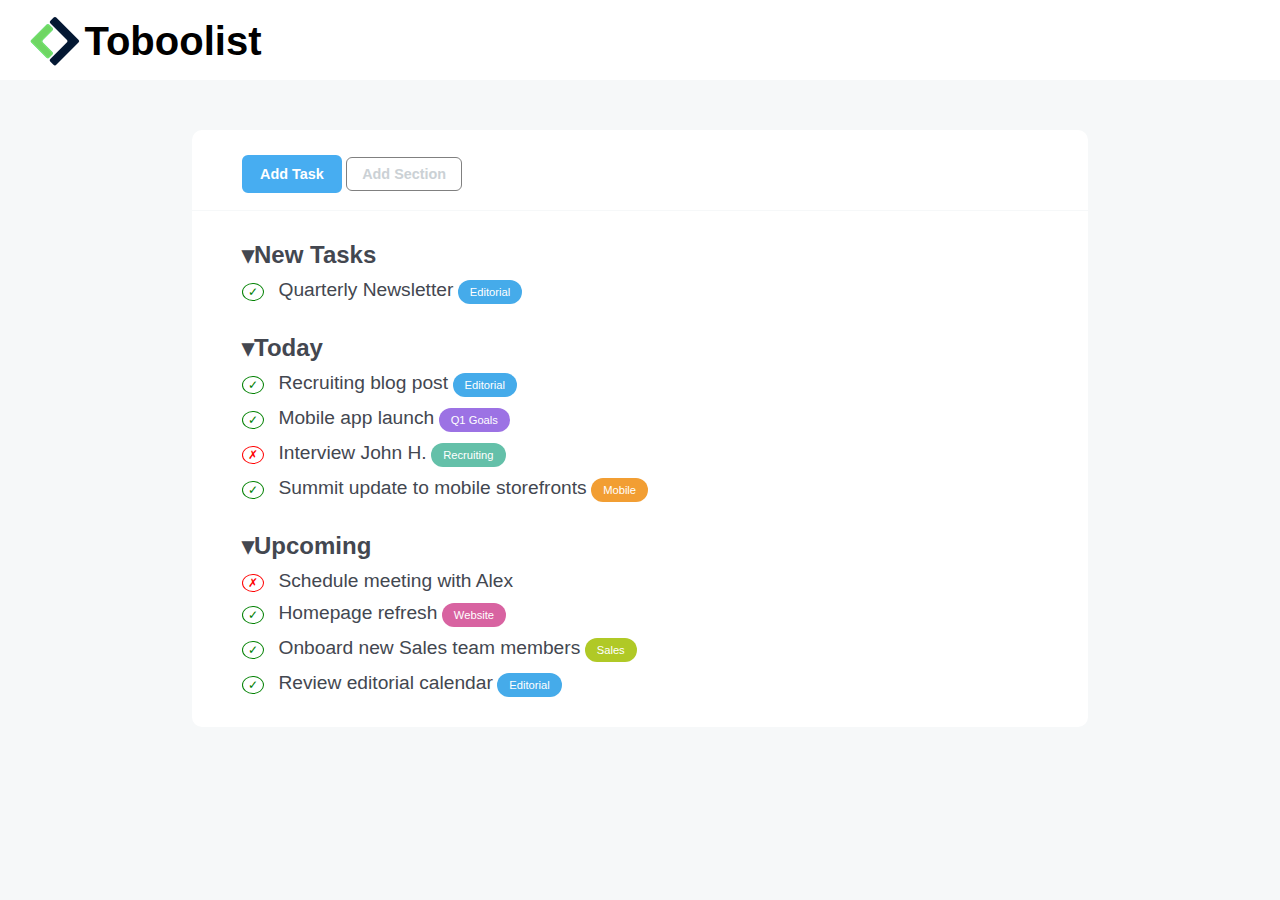
<file: index.html>
<!DOCTYPE html>
<html lang="en">
<head>
  <meta charset="UTF-8">
  <meta name="viewport" content="width=device-width, initial-scale=1.0">
  <link rel="stylesheet" href="assets/css/style.css">
  <title>Toboolist</title>
</head>
<body>

  <header>
    <div class="top">
      <img src="assets/img/Logo.png" alt="Logo header">
      <span>Toboolist</span>
    </div>
  </header>

  <div class="container">
    <main>
      <!-- BOTTONI -->
      <div class="todo-create">
        <form> <!-- FORM IS JUST TO GET BUTTONS WORK -->
          <div class="bottoni">
            <button class="btn" id="add-task">Add Task</button>
            <button class="btn" id="add-section">Add Section</button>
          </div>
        </form>  
      </div>
      <!-- /BOTTONI -->
      

      <!-- SEZIONI E TASKS -->
      <div class="todo-list-container">
        
        <div class="todo-list">
          <!-- NEW TASKS -->
          <ul>
            <h2 class="section">New Tasks</h2>
            <li>
              <div class="check">&check;</div>
              
              <span class="task">Quarterly Newsletter</span>
              
              <div class="label editorial">Editorial</div>
            </li>
            
          </ul>
          <!-- /NEW TASKS -->
          
          <!-- TODAY TASKS -->
          <ul>
            <h2 class="section">Today</h2>
            
            <li>
              <div class="check">&check;</div>
              
              <span class="task">Recruiting blog post</span>
              
              <div class="label editorial">Editorial</div>
            </li>
            
            <li>
              <div class="check">&check;</div>
              
              <span class="task">Mobile app launch</span>
              
              <div class="label q1-goals">Q1 Goals</div>
            </li>
            
            <li>
              <div class="uncheck">&cross;</div>
              
              <span class="task">Interview John H.</span>
              
              <div class="label recruiting">Recruiting</div>
            </li>
            
            <li>
              <div class="check">&check;</div>
              
              <span class="task">Summit update to mobile storefronts</span>
              
              <div class="label mobile">Mobile</div>
            </li>
            
          </ul>
          <!-- /TODAY TASKS -->

          <!-- UPCOMING TASKS -->
          <ul>
            <h2 class="section">Upcoming</h2>
            
            <li>
              <div class="uncheck">&cross;</div>
              
              <span class="task">Schedule meeting with Alex</span>
            </li>
            
            <li>
              <div class="check">&check;</div>
              
              <span class="task">Homepage refresh</span>
              
              <div class="label website">Website</div>
            </li>
            
            <li>
              <div class="check">&check;</div>
              
              <span class="task">Onboard new Sales team members</span>
              
              <div class="label sales">Sales</div>
            </li>
            
            
            <li>
              <div class="check">&check;</div>
              
              <span class="task">Review editorial calendar</span>
              
              <div class="label editorial">Editorial</div>
            </li>
            
          </ul>
          <!-- /UPCOMING TASKS -->
        </div>
      </div>
      <!-- /SEZIONI E TASKS -->
      
    </main>
  </div>
  
<!--   il footer non c'è
  <footer></footer>
-->
</body>
</html>
</file>
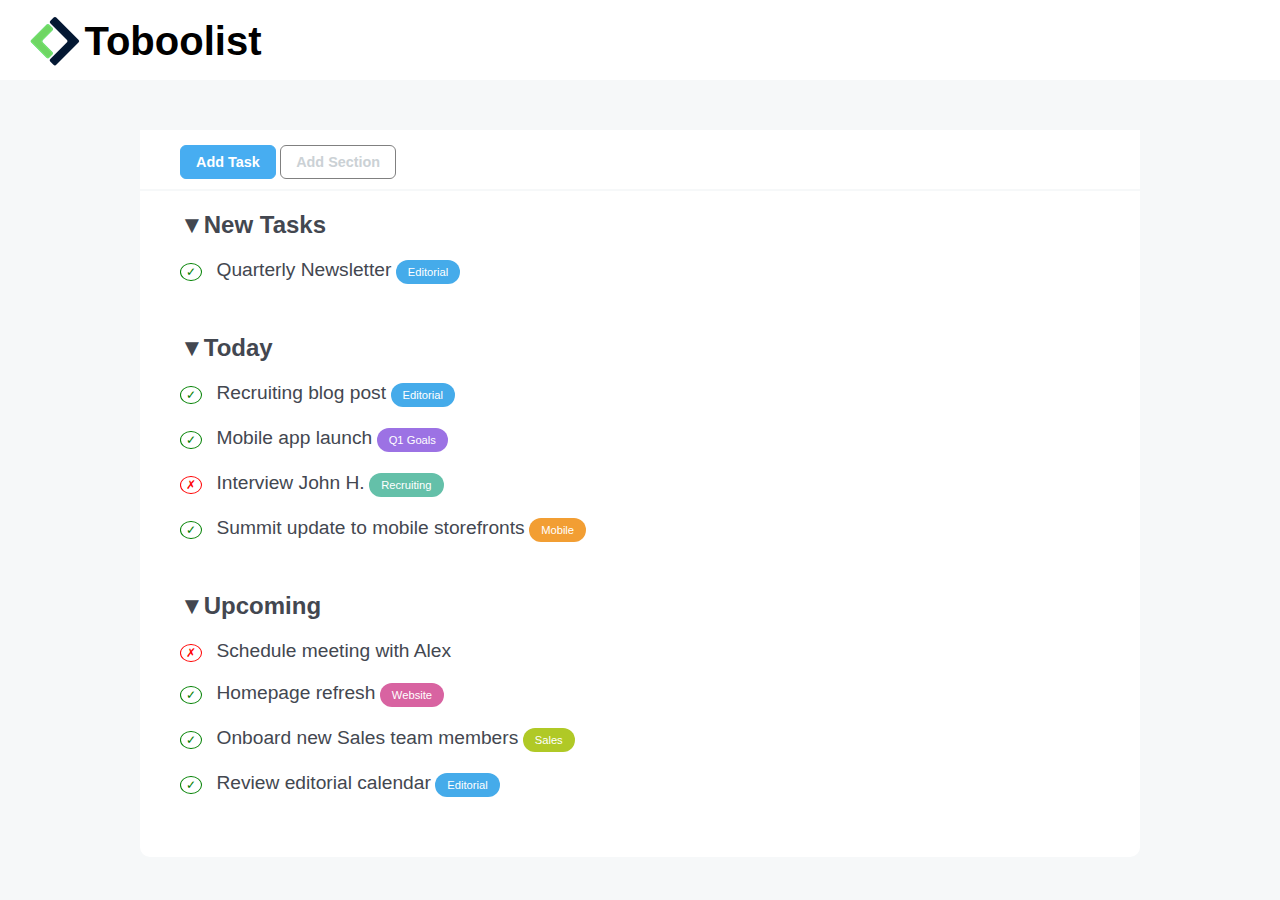
<file: index-rev.html>
<!DOCTYPE html>
<html lang="en">
<head>
  <meta charset="UTF-8">
  <meta name="viewport" content="width=device-width, initial-scale=1.0">
  <link rel="stylesheet" href="assets/css/style-rev.css">
  <title>Toboolist</title>
</head>
<body>

  <header>
    <div class="top">
      <img src="assets/img/Logo.png" alt="Logo header">
      <span>Toboolist</span>
    </div>
  </header>

  <div class="container">
    <main>      
        
      <!-- SEZIONI E TASKS -->
            
      <div class="todo-list">
        <form> <!-- FORM IS JUST TO GET BUTTONS WORK -->
          <div class="bottoni">
            <button class="btn" id="add-task">Add Task</button>
            <button class="btn" id="add-section">Add Section</button>
          </div>
        </form>  
      
        <!-- TODO LIST -->
        <div class="ul-container">

          <ul>
            
            <!-- NEW TASKS -->
            <li>
              <h2 class="section">New Tasks</h2>
              
              <ul>
                <li>
                  <span class="check">&check;</span>
                  
                  <span class="task">Quarterly Newsletter</span>
                  
                  <span class="label editorial">Editorial</span>
                </li>
              </ul>
            </li>
            <!-- /NEW TASKS -->
            
            <!-- TODAY -->
            <li>
              <h2 class="section">Today</h2>
              
              <ul>
                <li>                
                  <span class="check">&check;</span>
                  
                  <span class="task">Recruiting blog post</span>
                  
                  <span class="label editorial">Editorial</span>
                </li>
                
                <li>
                  <span class="check">&check;</span>
                  
                  <span class="task">Mobile app launch</span>
                  
                  <span class="label q1-goals">Q1 Goals</span>
                </li>
                
                <li>
                  <span class="uncheck">&cross;</span>
                  
                  <span class="task">Interview John H.</span>
                  
                  <span class="label recruiting">Recruiting</span>
                </li>
                
                <li>
                  <span class="check">&check;</span>
                  
                  <span class="task">Summit update to mobile storefronts</span>
                  
                  <span class="label mobile">Mobile</span>
                </li>
              </ul>
            </li>
            <!-- /TODAY -->
            
            
            <!-- UPCOMING -->
            <li>
              <h2 class="section">Upcoming</h2>
              <ul>
                
                <li>
                  <span class="uncheck">&cross;</span>
                  
                  <span class="task">Schedule meeting with Alex</span>
                </li>
                
                <li>
                  <span class="check">&check;</span>
                  
                  <span class="task">Homepage refresh</span>
                  
                  <span class="label website">Website</span>
                </li>
                
                <li>
                  <span class="check">&check;</span>
                  
                  <span class="task">Onboard new Sales team members</span>
                  
                  <span class="label sales">Sales</span>
                </li>
                
                <li>
                  <span class="check">&check;</span>
                  
                  <span class="task">Review editorial calendar</span>
                  
                  <span class="label editorial">Editorial</span>
                </li>
                
              </ul>
              
            </li>
            <!-- /UPCOMING -->
            
          </ul>
          <!-- /TODO LIST -->
        </div>

      </div>
  
      </main>
    </div>
    
    <!--   il footer non c'è
      <footer></footer>
    -->
  </body>
  </html>
</file>
<file: assets/css/style.css>
/* BUONGIORNO RESET */
*{
  margin: 0;
  padding: 0;
  box-sizing: border-box;
}
/* /BUONGIORNO RESET */

body{
  background-color: #F6F8F9;
}


header, main{
  font-family: Arial, Helvetica, sans-serif;
}

header{
  background-color: white;
  margin-bottom: 50px;
  height: 80px;
}

header .top img{
  margin: 16px 0;  
  vertical-align: middle;
  padding-left: 30px;
}

header .top span{
  font-size: 2.5rem;
  font-weight: 600;
  vertical-align: middle;
}

.container{
  width: 70%;
  margin: 0 auto;
}

.new-task{
  display: inline-block;
}

/* MAIN */

.todo-create, .todo-list{
  padding-left: 50px;
  background-color: white;
}

.todo-create{
  height: 80px;
  margin-bottom: 1px;
  border-top-left-radius: 10px;
  border-top-right-radius: 10px;
  padding-top: 5px;
}

.todo-list{
  /* height: 670px; */
  margin-bottom: 20px;
  border-bottom-left-radius: 10px;
  border-bottom-right-radius: 10px;
  padding-top: 30px;
  color: #434750;
}


/* BOTTONI */

/* CONTENITORE BOTTONI */
.todo-create .bottoni{
  margin-top: 20px;
}

/* BOTTONE VERO E PROPRIO */
.todo-create .btn{
  padding: 8px 15px;
  /* border: hidden; */
  border-radius: 6px;
  font-weight: 700;
  font-size: 0.9em;
  cursor: pointer;
}


.todo-create .bottoni #add-task{
  color: white;
  background-color: #47ADF1;
  border: 3px solid #47ADF1;
}

.todo-create .bottoni #add-section{
  color: #CBD1D5;
  background-color: #FFFFFF;
  border: 1px solid gray;
}


/* TODO LIST */

.todo-list .section{
  font-weight: 700;
  font-size: 1.5rem;
}

.todo-list ul{
  list-style: none;
  padding-bottom: 30px;
}

.todo-list li{
  padding-top: 10px;
  /* list-style: symbols(cyclic '\2713') */
  /* list-style-image: url(../img/check-ico.png); */
}

.todo-list .task{
  padding-left: 10px;
  font-size: 1.2rem;
  font-weight: 500;
}

/* simbolo check */
.check{
  display: inline-block;
  color: green;
  font-size: 12px;
  /* height: 10px; */
  border: 1px solid green;
  padding: 1px 5px;
  border-radius: 50%;
}

.uncheck{
  display: inline-block;
  color: red;
  font-size: 12px;
  /* height: 10px; */
  border: 1px solid red;
  padding: 1px 5px;
  border-radius: 50%;
}


.todo-list ul .label{
  color: white;
  font-size: 0.7rem;
  display: inline-block;
  padding: 6px 12px;
  border-radius: 12px;
}

.editorial{
  background-color: #45ABEA;
}

.q1-goals{
  background-color: #9C72E4;
}

.recruiting{
  background-color: #64C0A9;
}

.mobile{
  background-color: #F29E33;
}

.website{
  background-color: #D863A1;
}

.sales{
  background-color: #B0C926;
}

.section::before{
  content: "▾";
}
</file>
<file: assets/css/style-rev.css>
/* BUONGIORNO RESET */
*{
  margin: 0;
  padding: 0;
  box-sizing: border-box;
}
/* /BUONGIORNO RESET */

body{
  background-color: #F6F8F9;
}


header, main{
  font-family: Arial, Helvetica, sans-serif;
}

header{
  background-color: white;
  margin-bottom: 50px;
  height: 80px;
}

header .top img{
  margin: 16px 0;  
  vertical-align: middle;
  padding-left: 30px;
  height: 100%;
}

header .top span{
  font-size: 2.5rem;
  font-weight: 600;
  vertical-align: middle;
}

.container{
  width: 80%;
  margin: 0 auto;
  max-width: 1000px;
  min-width: 500px;
}

.new-task{
  display: inline-block;
}

/* MAIN */

.todo-create, .todo-list{
  /* padding-left: 50px; */
  background-color: white;
}

.todo-create{
  height: 80px;
  margin-bottom: 1px;
  border-top-left-radius: 10px;
  border-top-right-radius: 10px;
  padding-top: 5px;
}

.todo-list{
  /* height: 670px; */
  margin-bottom: 20px;
  border-bottom-left-radius: 10px;
  border-bottom-right-radius: 10px;
  padding-top: 15px;
  color: #434750;
}


/* BOTTONI */

/* CONTENITORE BOTTONI */
.bottoni{
  /* margin-top: 20px; */
  border-bottom: 2px solid #F6F8F9;
  padding-bottom: 10px;
  padding-left: 40px;
}

/* BOTTONE VERO E PROPRIO */
.btn{
  padding: 8px 15px;
  /* border: hidden; */
  border-radius: 6px;
  font-weight: 700;
  font-size: 0.9em;
  cursor: pointer;
}


.bottoni #add-task{
  color: white;
  background-color: #47ADF1;
  border: 1px solid #47ADF1;
}

.bottoni #add-section{
  color: #CBD1D5;
  background-color: #FFFFFF;
  border: 1px solid gray;
}


/* TODO LIST */

.todo-list .section{
  font-weight: 700;
  font-size: 1.5rem;
}

.ul-container{
  padding-left: 40px;
}

.todo-list ul{
  list-style: none;
  /* padding-left: 40px; */
  margin-top: 20px;
  padding-bottom: 10px;
}

.todo-list li{
  margin: 20px 0;
  /* list-style: symbols(cyclic '\2713') */
  /* list-style-image: url(../img/check-ico.png); */
}

.todo-list .task{
  padding-left: 10px;
  font-size: 1.2rem;
  font-weight: 500;
}

/* simbolo check */
.check{
  display: inline-block;
  color: green;
  font-size: 12px;
  /* height: 10px; */
  border: 1px solid green;
  padding: 1px 5px;
  border-radius: 50%;
}

.uncheck{
  display: inline-block;
  color: red;
  font-size: 12px;
  /* height: 10px; */
  border: 1px solid red;
  padding: 1px 5px;
  border-radius: 50%;
}


.todo-list ul .label{
  color: white;
  font-size: 0.7rem;
  display: inline-block;
  padding: 6px 12px;
  border-radius: 12px;
}

.editorial{
  background-color: #45ABEA;
}

.q1-goals{
  background-color: #9C72E4;
}

.recruiting{
  background-color: #64C0A9;
}

.mobile{
  background-color: #F29E33;
}

.website{
  background-color: #D863A1;
}

.sales{
  background-color: #B0C926;
}

.section::before{
  content: "\25BC";
}
</file>
